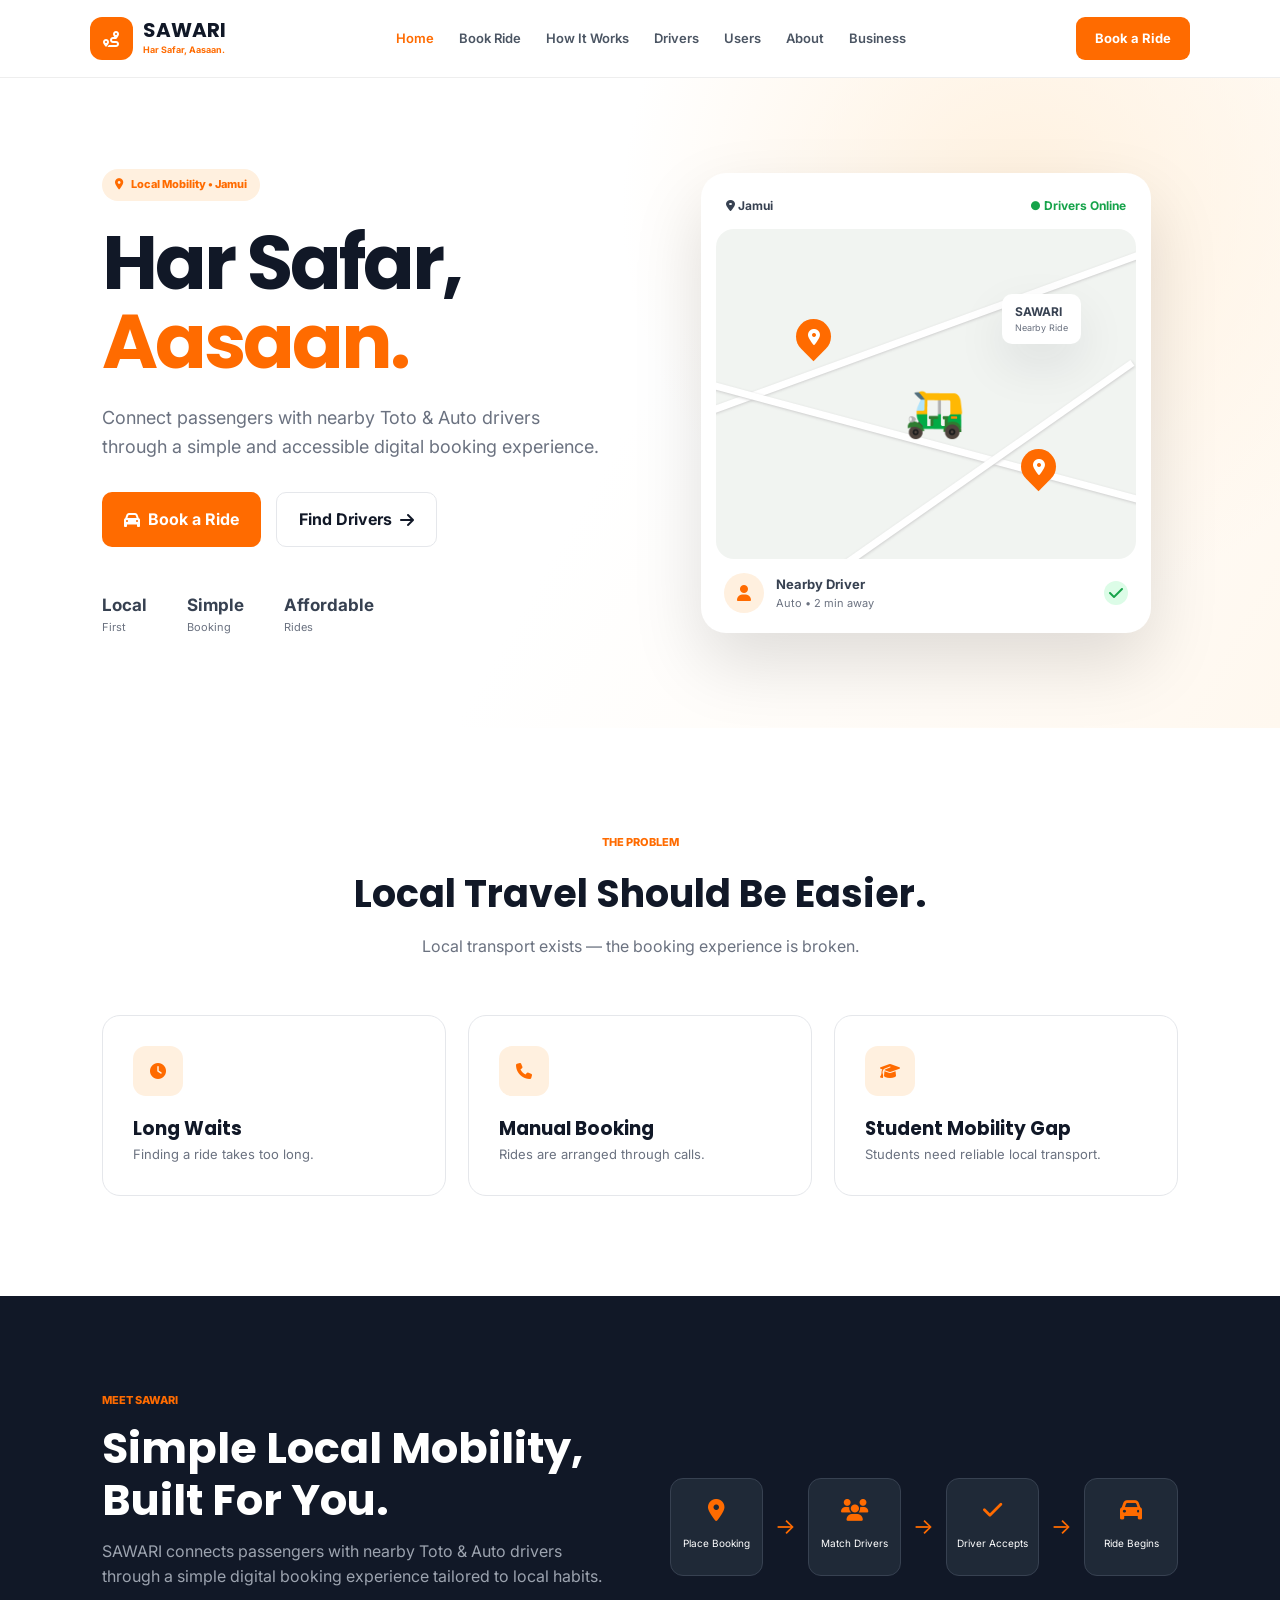
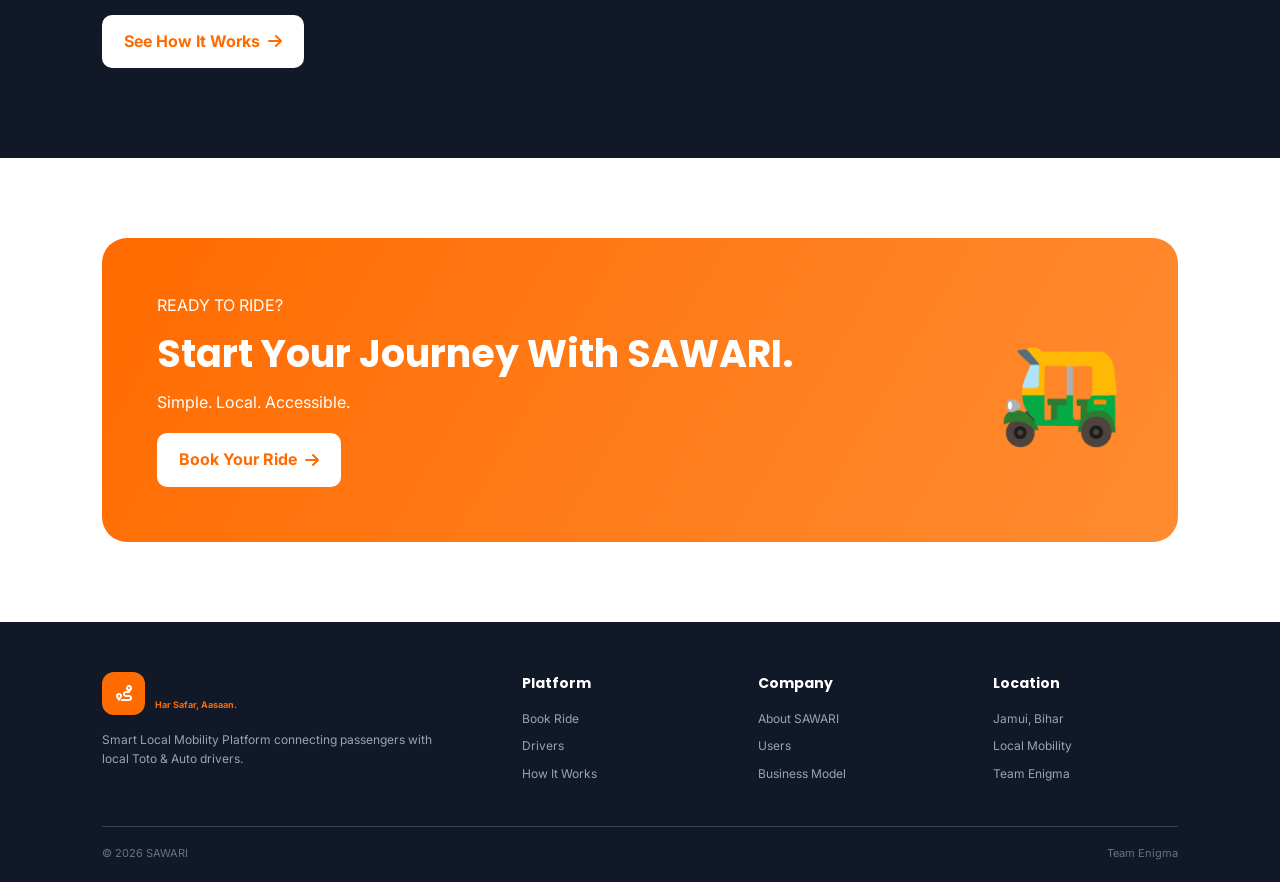
<file: Index.html>
<!DOCTYPE html>
<html lang="en">
<head>
    <meta charset="UTF-8">
    <meta name="viewport" content="width=device-width, initial-scale=1.0">
    <title>SAWARI | Har Safar, Aasaan</title>

    <link rel="stylesheet" href="style.css">

    <link rel="stylesheet"
          href="https://cdnjs.cloudflare.com/ajax/libs/font-awesome/6.5.2/css/all.min.css">
</head>

<body>

<header class="navbar">

    <a href="sawari-logo.png" class="logo">
        <div class="logo-icon">
            <i class="fa-solid fa-route"></i>
        </div>

        <div>
            <h2>SAWARI</h2>
            <span>Har Safar, Aasaan.</span>
        </div>
    </a>

    <nav>
        <a class="active" href="index.html">Home</a>
        <a href="booking.html">Book Ride</a>
        <a href="how-it-works.html">How It Works</a>
        <a href="drivers.html">Drivers</a>
        <a href="users.html">Users</a>
        <a href="about.html">About</a>
        <a href="revenue.html">Business</a>
    </nav>

    <a href="booking.html" class="nav-btn">
        Book a Ride
    </a>

</header>


<main>

<section class="hero">

    <div class="hero-content">

        <div class="badge">
            <i class="fa-solid fa-location-dot"></i>
            Local Mobility • Jamui
        </div>

        <h1>
            Har Safar,
            <span>Aasaan.</span>
        </h1>

        <p>
            Connect passengers with nearby Toto & Auto
            drivers through a simple and accessible
            digital booking experience.
        </p>

        <div class="hero-buttons">

            <a href="booking.html" class="primary-btn">
                <i class="fa-solid fa-car"></i>
                Book a Ride
            </a>

            <a href="drivers.html" class="secondary-btn">
                Find Drivers
                <i class="fa-solid fa-arrow-right"></i>
            </a>

        </div>

        <div class="hero-stats">

            <div>
                <strong>Local</strong>
                <span>First</span>
            </div>

            <div>
                <strong>Simple</strong>
                <span>Booking</span>
            </div>

            <div>
                <strong>Affordable</strong>
                <span>Rides</span>
            </div>

        </div>

    </div>


    <div class="hero-visual">

        <div class="map-card">

            <div class="map-top">

                <span>
                    <i class="fa-solid fa-location-dot"></i>
                    Jamui
                </span>

                <span class="online">
                    ● Drivers Online
                </span>

            </div>


            <div class="map-area">

                <div class="road road1"></div>
                <div class="road road2"></div>
                <div class="road road3"></div>

                <div class="map-pin pin1">
                    <i class="fa-solid fa-location-dot"></i>
                </div>

                <div class="map-pin pin2">
                    <i class="fa-solid fa-location-dot"></i>
                </div>

                <div class="auto-icon">
                    🛺
                </div>

                <div class="map-label">
                    <strong>SAWARI</strong>
                    <small>Nearby Ride</small>
                </div>

            </div>


            <div class="driver-mini">

                <div class="driver-avatar">
                    <i class="fa-solid fa-user"></i>
                </div>

                <div>
                    <strong>Nearby Driver</strong>
                    <small>Auto • 2 min away</small>
                </div>

                <span class="verified">
                    <i class="fa-solid fa-check"></i>
                </span>

            </div>

        </div>

    </div>

</section>


<section class="problem section">

    <div class="section-heading">

        <span>THE PROBLEM</span>

        <h2>Local Travel Should Be Easier.</h2>

        <p>
            Local transport exists — the booking experience is broken.
        </p>

    </div>


    <div class="card-grid three">

        <div class="info-card">

            <div class="icon-box">
                <i class="fa-solid fa-clock"></i>
            </div>

            <h3>Long Waits</h3>

            <p>
                Finding a ride takes too long.
            </p>

        </div>


        <div class="info-card">

            <div class="icon-box">
                <i class="fa-solid fa-phone"></i>
            </div>

            <h3>Manual Booking</h3>

            <p>
                Rides are arranged through calls.
            </p>

        </div>


        <div class="info-card">

            <div class="icon-box">
                <i class="fa-solid fa-graduation-cap"></i>
            </div>

            <h3>Student Mobility Gap</h3>

            <p>
                Students need reliable local transport.
            </p>

        </div>

    </div>

</section>


<section class="dark-section">

    <div class="dark-content">

        <span class="section-tag">
            MEET SAWARI
        </span>

        <h2>
            Simple Local Mobility,
            Built For You.
        </h2>

        <p>
            SAWARI connects passengers with nearby
            Toto & Auto drivers through a simple
            digital booking experience tailored
            to local habits.
        </p>

        <a href="how-it-works.html" class="white-btn">
            See How It Works
            <i class="fa-solid fa-arrow-right"></i>
        </a>

    </div>


    <div class="ride-flow">

        <div>
            <i class="fa-solid fa-location-dot"></i>
            <span>Place Booking</span>
        </div>

        <div class="flow-arrow">→</div>

        <div>
            <i class="fa-solid fa-users"></i>
            <span>Match Drivers</span>
        </div>

        <div class="flow-arrow">→</div>

        <div>
            <i class="fa-solid fa-check"></i>
            <span>Driver Accepts</span>
        </div>

        <div class="flow-arrow">→</div>

        <div>
            <i class="fa-solid fa-car"></i>
            <span>Ride Begins</span>
        </div>

    </div>

</section>


<section class="cta">

    <div>

        <span>READY TO RIDE?</span>

        <h2>Start Your Journey With SAWARI.</h2>

        <p>
            Simple. Local. Accessible.
        </p>

        <a href="booking.html" class="white-btn">
            Book Your Ride
            <i class="fa-solid fa-arrow-right"></i>
        </a>

    </div>

    <div class="cta-auto">
        🛺
    </div>

</section>

</main>


<footer>

    <div class="footer-main">

        <div class="footer-brand">

            <div class="logo">

                <div class="logo-icon">
                    <i class="fa-solid fa-route"></i>
                </div>

                <div>
                    <h2>SAWARI</h2>
                    <span>Har Safar, Aasaan.</span>
                </div>

            </div>

            <p>
                Smart Local Mobility Platform connecting
                passengers with local Toto & Auto drivers.
            </p>

        </div>


        <div>
            <h3>Platform</h3>
            <a href="booking.html">Book Ride</a>
            <a href="drivers.html">Drivers</a>
            <a href="how-it-works.html">How It Works</a>
        </div>


        <div>
            <h3>Company</h3>
            <a href="about.html">About SAWARI</a>
            <a href="users.html">Users</a>
            <a href="revenue.html">Business Model</a>
        </div>


        <div>
            <h3>Location</h3>
            <a href="#">Jamui, Bihar</a>
            <a href="#">Local Mobility</a>
            <a href="#">Team Enigma</a>
        </div>

    </div>


    <div class="footer-bottom">

        <span>
            © 2026 SAWARI
        </span>

        <span>
            Team Enigma
        </span>

    </div>

</footer>

</body>
</html>
</file>
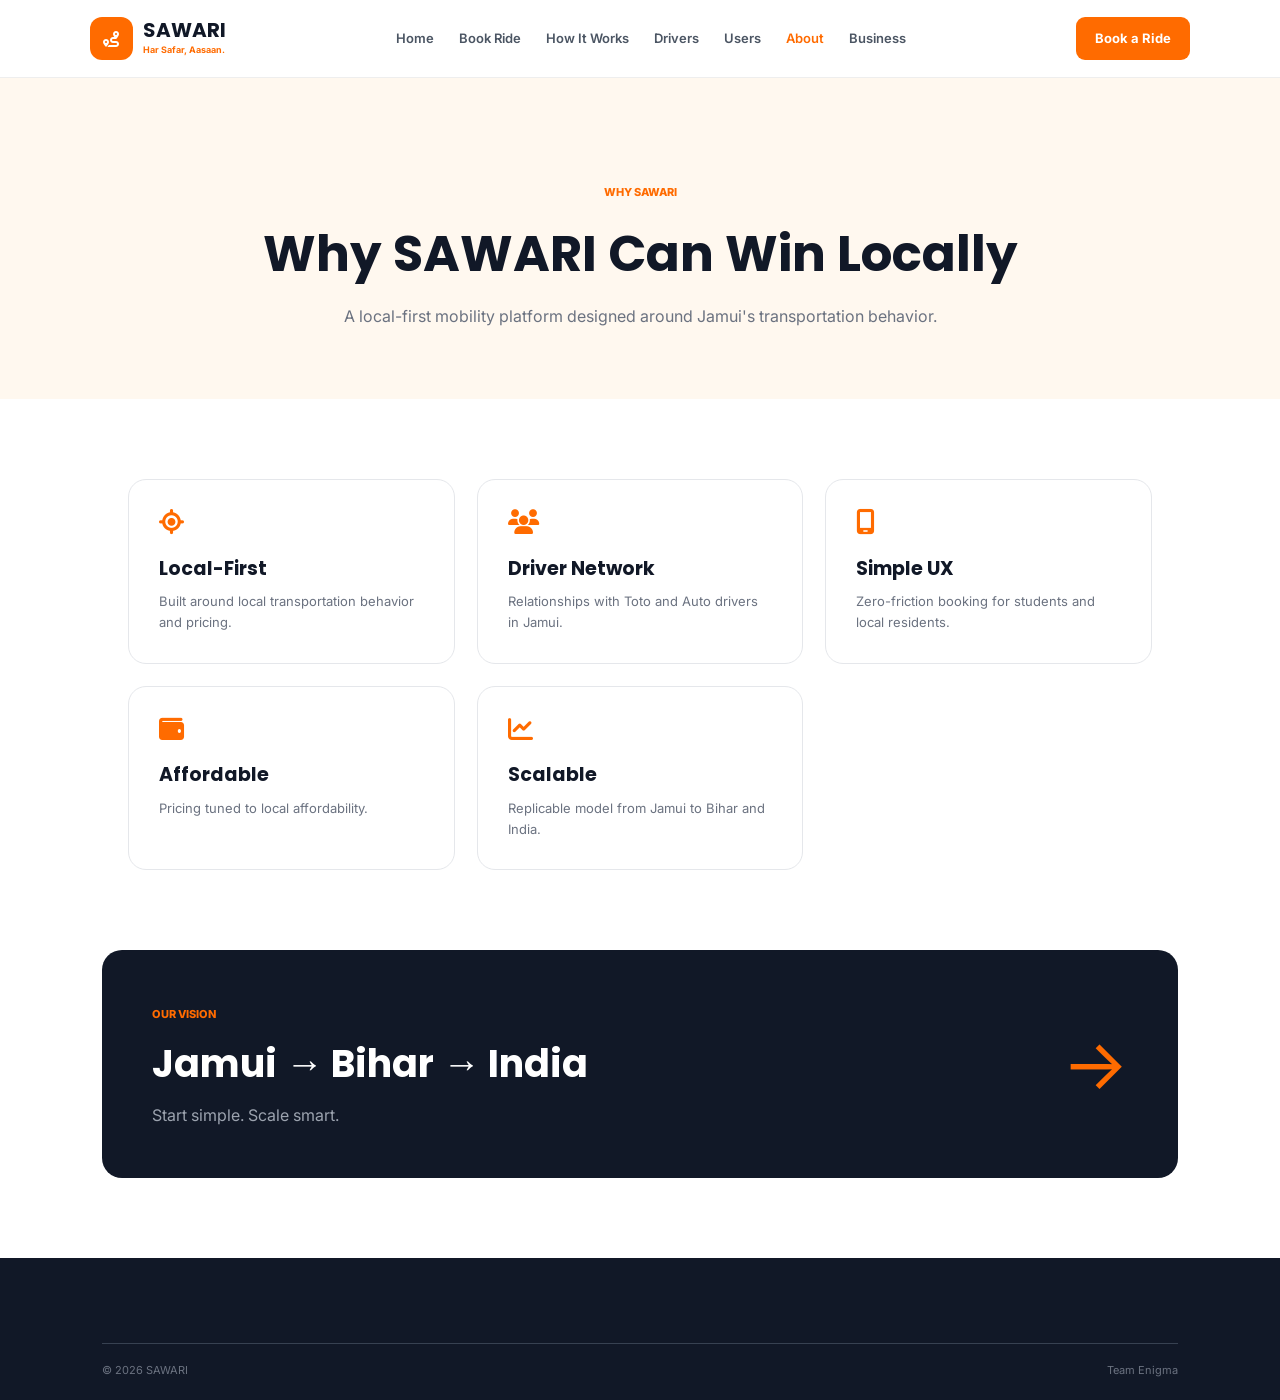
<file: about.html>
<!DOCTYPE html>
<html lang="en">

<head>

<meta charset="UTF-8">
<meta name="viewport" content="width=device-width, initial-scale=1.0">

<title>About SAWARI</title>

<link rel="stylesheet" href="style.css">

<link rel="stylesheet"
href="https://cdnjs.cloudflare.com/ajax/libs/font-awesome/6.5.2/css/all.min.css">

</head>


<body>

<header class="navbar">

<a href="sawari-logo.png" class="logo">

<div class="logo-icon">
<i class="fa-solid fa-route"></i>
</div>

<div>
<h2>SAWARI</h2>
<span>Har Safar, Aasaan.</span>
</div>

</a>


<nav>

<a href="index.html">Home</a>
<a href="booking.html">Book Ride</a>
<a href="how-it-works.html">How It Works</a>
<a href="drivers.html">Drivers</a>
<a href="users.html">Users</a>
<a class="active" href="about.html">About</a>
<a href="revenue.html">Business</a>

</nav>

<a href="booking.html" class="nav-btn">
Book a Ride
</a>

</header>


<section class="page-header">

<span>WHY SAWARI</span>

<h1>Why SAWARI Can Win Locally</h1>

<p>
A local-first mobility platform designed around
Jamui's transportation behavior.
</p>

</section>


<section class="why-page">

<div class="why-box">

<i class="fa-solid fa-location-crosshairs"></i>

<h2>Local-First</h2>

<p>
Built around local transportation behavior
and pricing.
</p>

</div>


<div class="why-box">

<i class="fa-solid fa-users"></i>

<h2>Driver Network</h2>

<p>
Relationships with Toto and Auto drivers
in Jamui.
</p>

</div>


<div class="why-box">

<i class="fa-solid fa-mobile-screen"></i>

<h2>Simple UX</h2>

<p>
Zero-friction booking for students
and local residents.
</p>

</div>


<div class="why-box">

<i class="fa-solid fa-wallet"></i>

<h2>Affordable</h2>

<p>
Pricing tuned to local affordability.
</p>

</div>


<div class="why-box">

<i class="fa-solid fa-chart-line"></i>

<h2>Scalable</h2>

<p>
Replicable model from Jamui
to Bihar and India.
</p>

</div>

</section>


<section class="vision-section">

<div>

<span>OUR VISION</span>

<h2>
Jamui → Bihar → India
</h2>

<p>
Start simple. Scale smart.
</p>

</div>

<div class="vision-arrow">
→
</div>

</section>


<footer>

<div class="footer-bottom">

<span>© 2026 SAWARI</span>
<span>Team Enigma</span>

</div>

</footer>

</body>
</html>
</file>
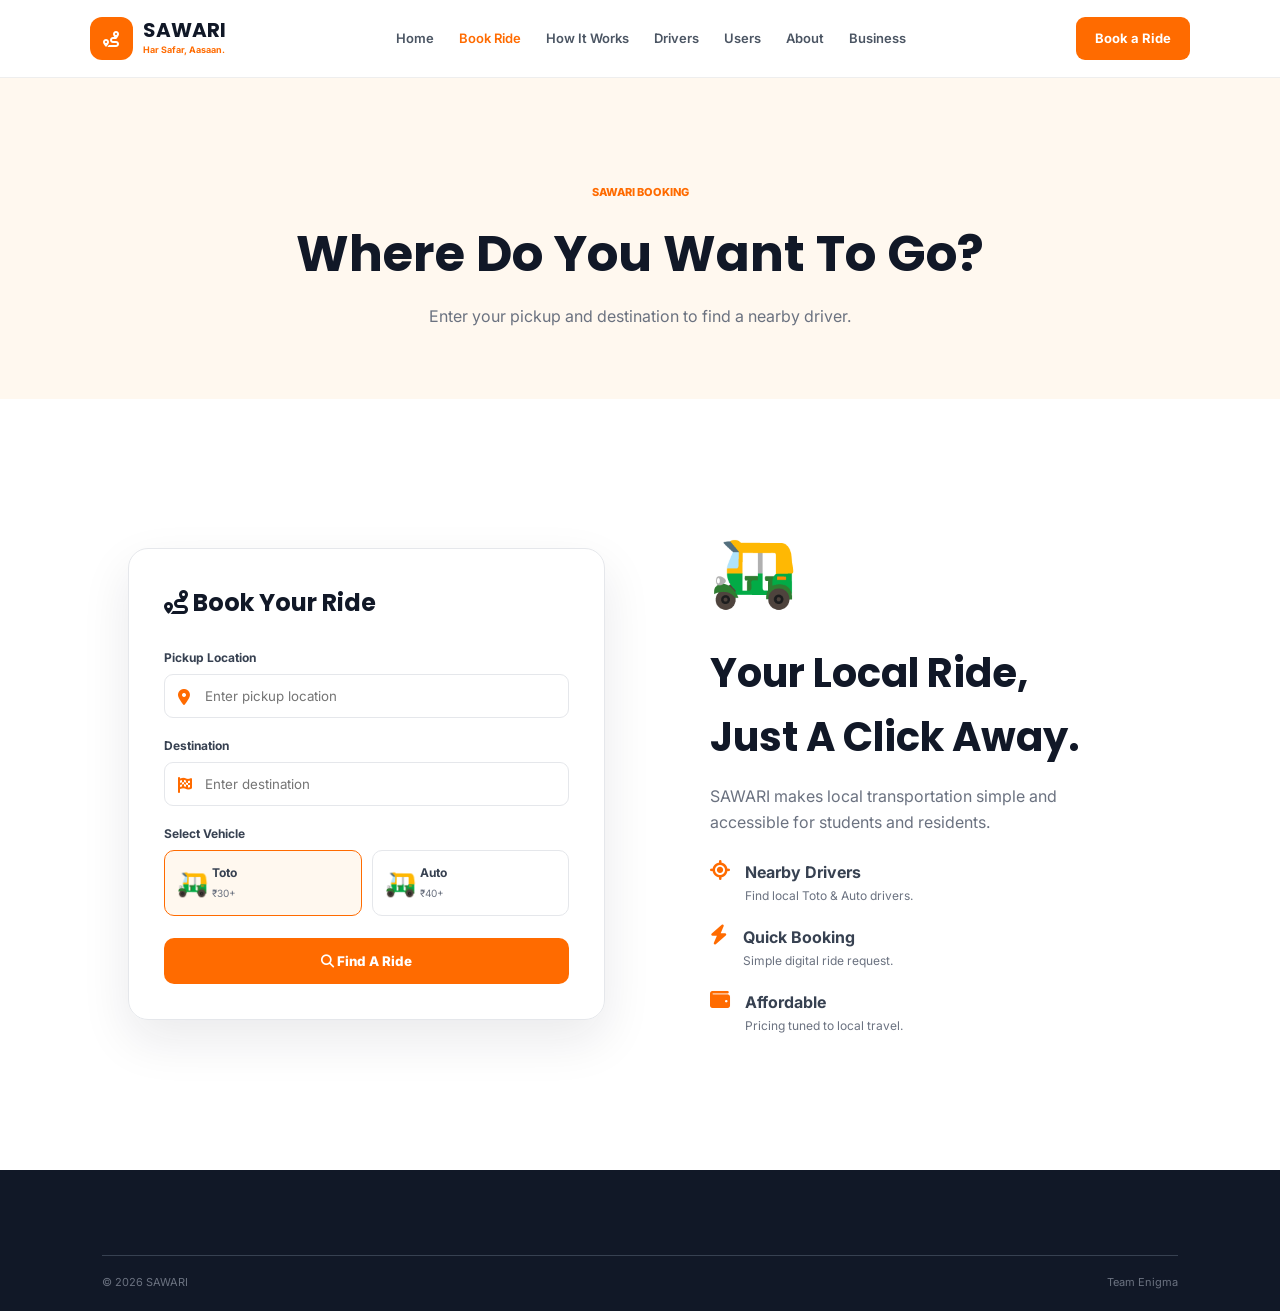
<file: booking.html>
<!DOCTYPE html>
<html lang="en">

<head>

<meta charset="UTF-8">
<meta name="viewport" content="width=device-width, initial-scale=1.0">

<title>Book Ride | SAWARI</title>

<link rel="stylesheet" href="style.css">

<link rel="stylesheet"
href="https://cdnjs.cloudflare.com/ajax/libs/font-awesome/6.5.2/css/all.min.css">

</head>


<body>

<header class="navbar">

<a href="sawari-logo.png" class="logo">

<div class="logo-icon">
<i class="fa-solid fa-route"></i>
</div>

<div>
<h2>SAWARI</h2>
<span>Har Safar, Aasaan.</span>
</div>

</a>


<nav>

<a href="index.html">Home</a>
<a class="active" href="booking.html">Book Ride</a>
<a href="how-it-works.html">How It Works</a>
<a href="drivers.html">Drivers</a>
<a href="users.html">Users</a>
<a href="about.html">About</a>
<a href="revenue.html">Business</a>

</nav>

<a href="booking.html" class="nav-btn">
Book a Ride
</a>

</header>


<section class="page-header">

<span>SAWARI BOOKING</span>

<h1>Where Do You Want To Go?</h1>

<p>
Enter your pickup and destination to find a nearby driver.
</p>

</section>


<section class="booking-page">

<div class="booking-form">

<h2>
<i class="fa-solid fa-route"></i>
Book Your Ride
</h2>


<label>Pickup Location</label>

<div class="input-wrapper">

<i class="fa-solid fa-location-dot"></i>

<input
id="pickup"
type="text"
placeholder="Enter pickup location">

</div>


<label>Destination</label>

<div class="input-wrapper">

<i class="fa-solid fa-flag-checkered"></i>

<input
id="destination"
type="text"
placeholder="Enter destination">

</div>


<label>Select Vehicle</label>

<div class="vehicle-options">

<div class="vehicle active"
onclick="selectVehicle(this,'Toto')">

<span>🛺</span>

<strong>Toto</strong>

<small>₹30+</small>

</div>


<div class="vehicle"
onclick="selectVehicle(this,'Auto')">

<span>🛺</span>

<strong>Auto</strong>

<small>₹40+</small>

</div>

</div>


<button
class="search-btn"
onclick="requestRide()">

<i class="fa-solid fa-magnifying-glass"></i>

Find A Ride

</button>


<div id="bookingResult"></div>

</div>


<div class="booking-side">

<div class="booking-icon">
🛺
</div>

<h2>
Your Local Ride,
Just A Click Away.
</h2>

<p>
SAWARI makes local transportation
simple and accessible for students
and residents.
</p>


<div class="benefit">

<i class="fa-solid fa-location-crosshairs"></i>

<div>
<strong>Nearby Drivers</strong>
<span>Find local Toto & Auto drivers.</span>
</div>

</div>


<div class="benefit">

<i class="fa-solid fa-bolt"></i>

<div>
<strong>Quick Booking</strong>
<span>Simple digital ride request.</span>
</div>

</div>


<div class="benefit">

<i class="fa-solid fa-wallet"></i>

<div>
<strong>Affordable</strong>
<span>Pricing tuned to local travel.</span>
</div>

</div>

</div>

</section>


<footer>

<div class="footer-bottom">

<span>© 2026 SAWARI</span>
<span>Team Enigma</span>

</div>

</footer>


<script src="script.js"></script>

</body>
</html>
</file>
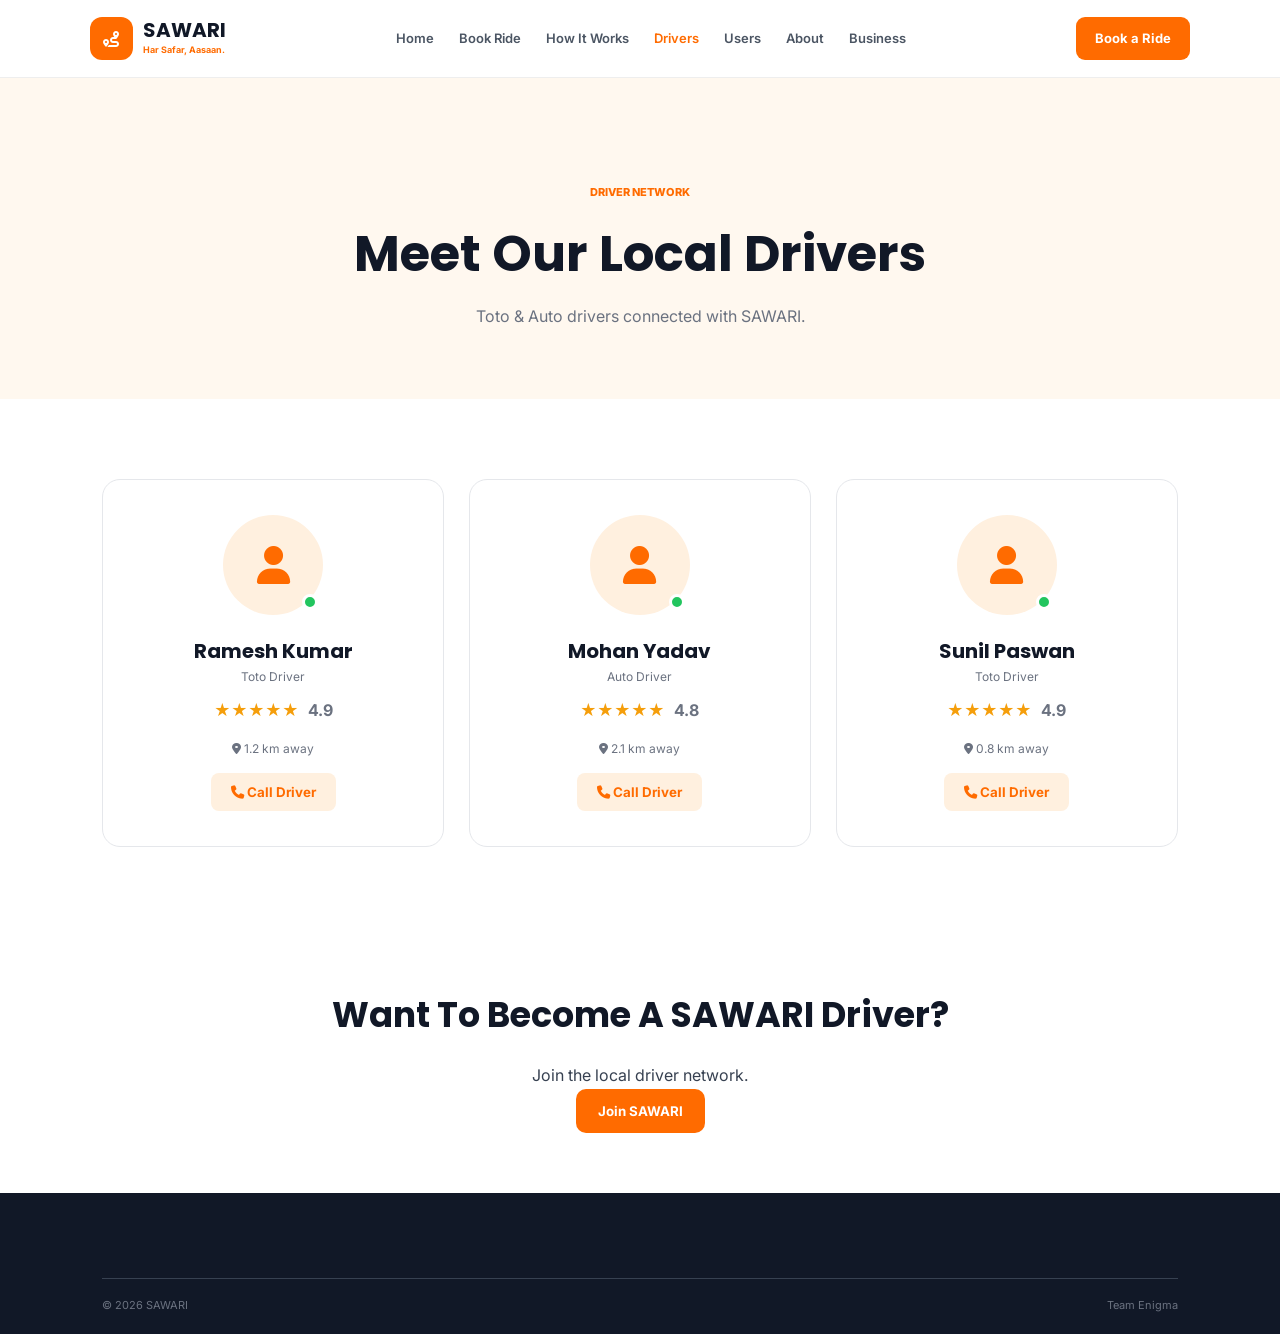
<file: drivers.html>
<!DOCTYPE html>
<html lang="en">

<head>

<meta charset="UTF-8">
<meta name="viewport" content="width=device-width, initial-scale=1.0">

<title>Drivers | SAWARI</title>

<link rel="stylesheet" href="style.css">

<link rel="stylesheet"
href="https://cdnjs.cloudflare.com/ajax/libs/font-awesome/6.5.2/css/all.min.css">

</head>


<body>

<header class="navbar">

<a href="sawari-logo.png" class="logo">

<div class="logo-icon">
<i class="fa-solid fa-route"></i>
</div>

<div>
<h2>SAWARI</h2>
<span>Har Safar, Aasaan.</span>
</div>

</a>


<nav>

<a href="index.html">Home</a>
<a href="booking.html">Book Ride</a>
<a href="how-it-works.html">How It Works</a>
<a class="active" href="drivers.html">Drivers</a>
<a href="users.html">Users</a>
<a href="about.html">About</a>
<a href="revenue.html">Business</a>

</nav>

<a href="booking.html" class="nav-btn">
Book a Ride
</a>

</header>


<section class="page-header">

<span>DRIVER NETWORK</span>

<h1>Meet Our Local Drivers</h1>

<p>
Toto & Auto drivers connected with SAWARI.
</p>

</section>


<section class="driver-page">

<div class="driver-profile">

<div class="driver-photo-large">
<i class="fa-solid fa-user"></i>
<span></span>
</div>

<h2>Ramesh Kumar</h2>

<p>Toto Driver</p>

<div class="rating-large">
★★★★★
<strong>4.9</strong>
</div>

<div class="driver-info">
<i class="fa-solid fa-location-dot"></i>
1.2 km away
</div>

<button
onclick="callDriver('Rakesh Kumar')"
class="call-btn">

<i class="fa-solid fa-phone"></i>
Call Driver

</button>

</div>


<div class="driver-profile">

<div class="driver-photo-large">
<i class="fa-solid fa-user"></i>
<span></span>
</div>

<h2>Mohan Yadav</h2>

<p>Auto Driver</p>

<div class="rating-large">
★★★★★
<strong>4.8</strong>
</div>

<div class="driver-info">
<i class="fa-solid fa-location-dot"></i>
2.1 km away
</div>

<button
onclick="callDriver('Manoj Yadav')"
class="call-btn">

<i class="fa-solid fa-phone"></i>
Call Driver

</button>

</div>


<div class="driver-profile">

<div class="driver-photo-large">
<i class="fa-solid fa-user"></i>
<span></span>
</div>

<h2>Sunil Paswan</h2>

<p>Toto Driver</p>

<div class="rating-large">
★★★★★
<strong>4.9</strong>
</div>

<div class="driver-info">
<i class="fa-solid fa-location-dot"></i>
0.8 km away
</div>

<button
onclick="callDriver('Sunil Paswan')"
class="call-btn">

<i class="fa-solid fa-phone"></i>
Call Driver

</button>

</div>

</section>


<section class="center-cta">

<h2>Want To Become A SAWARI Driver?</h2>

<p>
Join the local driver network.
</p>

<button class="primary-btn"
onclick="showToast('Driver registration coming soon!')">

Join SAWARI

</button>

</section>


<footer>

<div class="footer-bottom">

<span>© 2026 SAWARI</span>
<span>Team Enigma</span>

</div>

</footer>


<script src="script.js"></script>

</body>
</html>
</file>
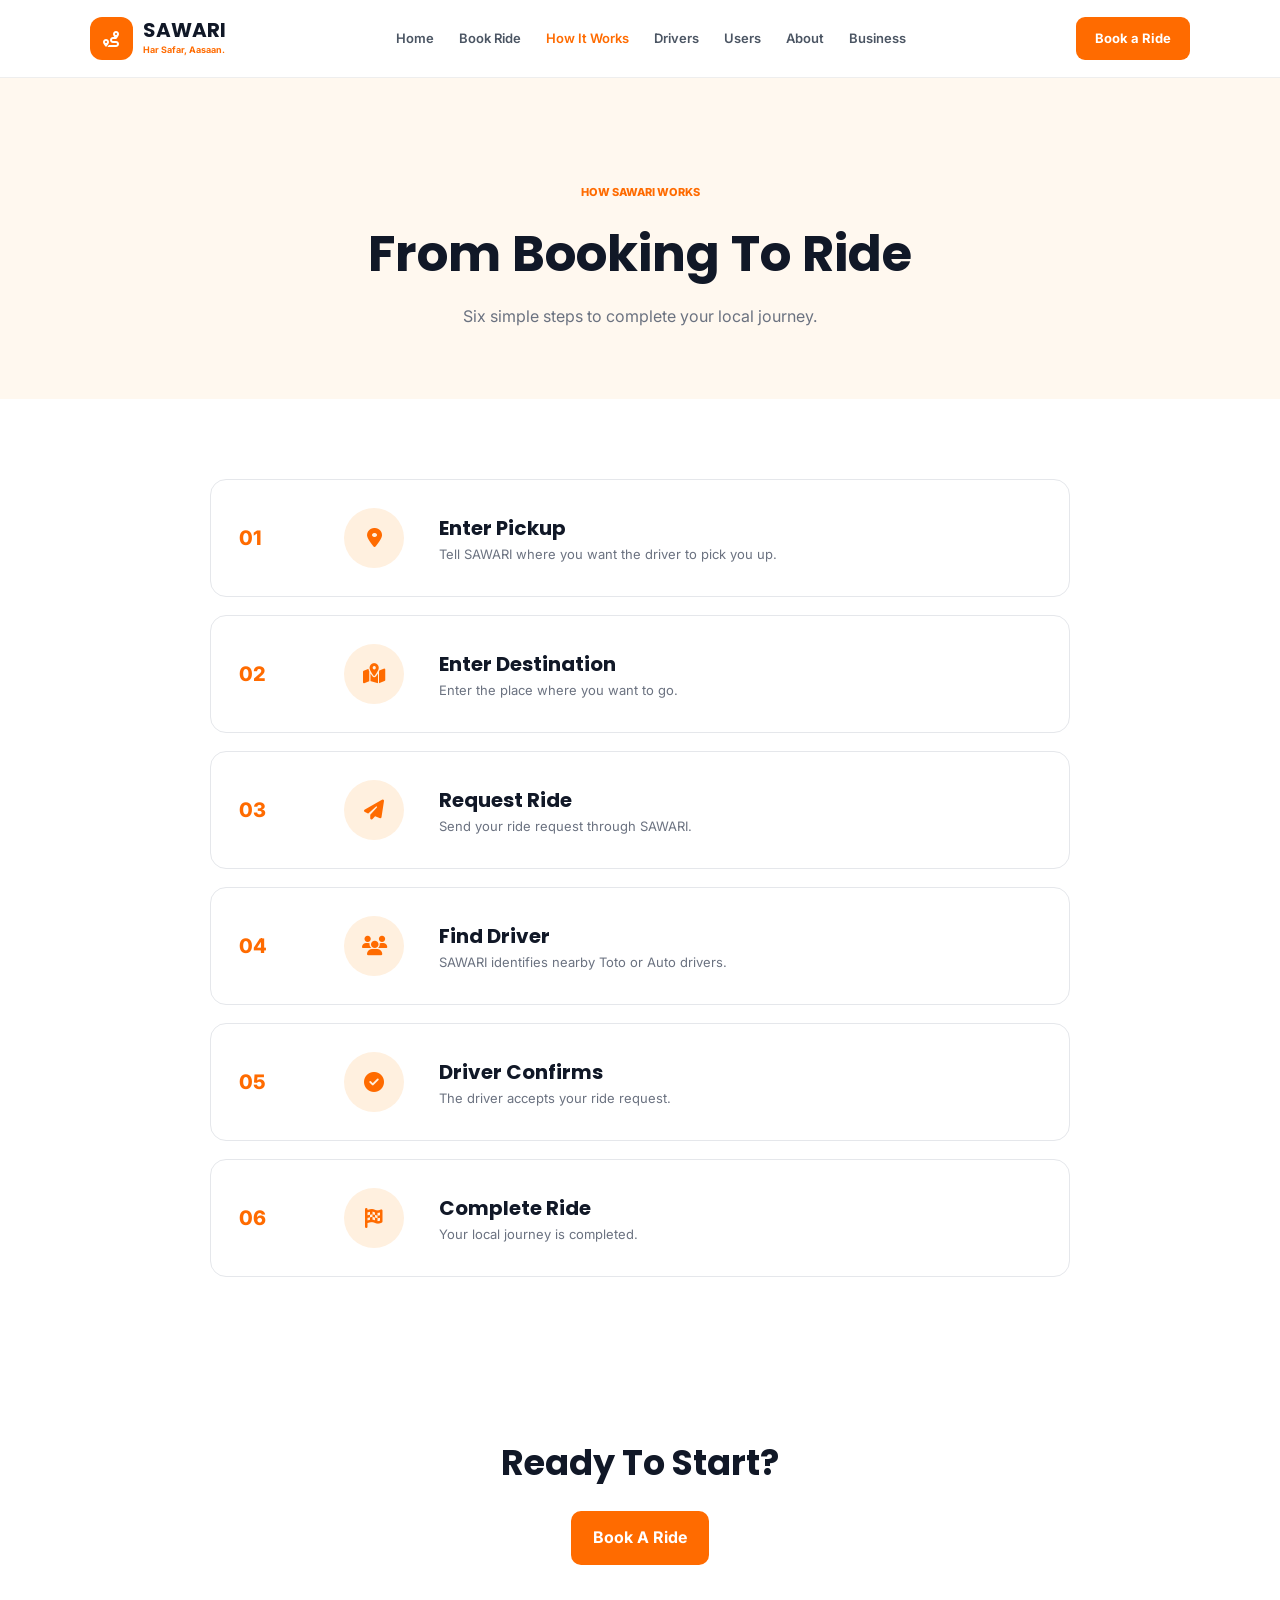
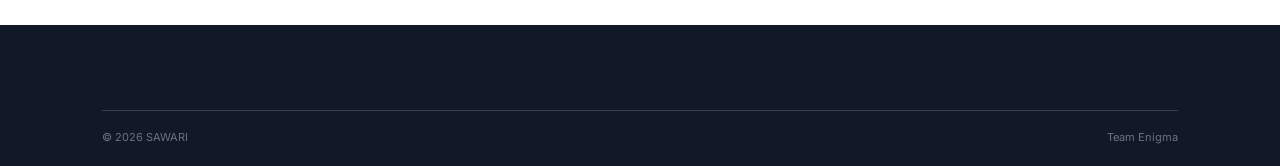
<file: how-it-works.html>
<!DOCTYPE html>
<html lang="en">

<head>

<meta charset="UTF-8">
<meta name="viewport" content="width=device-width, initial-scale=1.0">

<title>How It Works | SAWARI</title>

<link rel="stylesheet" href="style.css">

<link rel="stylesheet"
href="https://cdnjs.cloudflare.com/ajax/libs/font-awesome/6.5.2/css/all.min.css">

</head>


<body>

<header class="navbar">

<a href="sawari-logo.png" class="logo">

<div class="logo-icon">
<i class="fa-solid fa-route"></i>
</div>

<div>
<h2>SAWARI</h2>
<span>Har Safar, Aasaan.</span>
</div>

</a>


<nav>

<a href="index.html">Home</a>
<a href="booking.html">Book Ride</a>
<a class="active" href="how-it-works.html">
How It Works
</a>
<a href="drivers.html">Drivers</a>
<a href="users.html">Users</a>
<a href="about.html">About</a>
<a href="revenue.html">Business</a>

</nav>

<a href="booking.html" class="nav-btn">
Book a Ride
</a>

</header>


<section class="page-header">

<span>HOW SAWARI WORKS</span>

<h1>From Booking To Ride</h1>

<p>
Six simple steps to complete your local journey.
</p>

</section>


<section class="steps-page">

<div class="big-step">

<div class="big-number">01</div>

<div class="big-icon">
<i class="fa-solid fa-location-dot"></i>
</div>

<div>
<h2>Enter Pickup</h2>
<p>
Tell SAWARI where you want the driver to pick you up.
</p>
</div>

</div>


<div class="big-step">

<div class="big-number">02</div>

<div class="big-icon">
<i class="fa-solid fa-map-location-dot"></i>
</div>

<div>
<h2>Enter Destination</h2>
<p>
Enter the place where you want to go.
</p>
</div>

</div>


<div class="big-step">

<div class="big-number">03</div>

<div class="big-icon">
<i class="fa-solid fa-paper-plane"></i>
</div>

<div>
<h2>Request Ride</h2>
<p>
Send your ride request through SAWARI.
</p>
</div>

</div>


<div class="big-step">

<div class="big-number">04</div>

<div class="big-icon">
<i class="fa-solid fa-users"></i>
</div>

<div>
<h2>Find Driver</h2>
<p>
SAWARI identifies nearby Toto or Auto drivers.
</p>
</div>

</div>


<div class="big-step">

<div class="big-number">05</div>

<div class="big-icon">
<i class="fa-solid fa-circle-check"></i>
</div>

<div>
<h2>Driver Confirms</h2>
<p>
The driver accepts your ride request.
</p>
</div>

</div>


<div class="big-step">

<div class="big-number">06</div>

<div class="big-icon">
<i class="fa-solid fa-flag-checkered"></i>
</div>

<div>
<h2>Complete Ride</h2>
<p>
Your local journey is completed.
</p>
</div>

</div>

</section>


<section class="center-cta">

<h2>Ready To Start?</h2>

<a href="booking.html" class="primary-btn">
Book A Ride
</a>

</section>


<footer>

<div class="footer-bottom">

<span>© 2026 SAWARI</span>
<span>Team Enigma</span>

</div>

</footer>

</body>
</html>
</file>
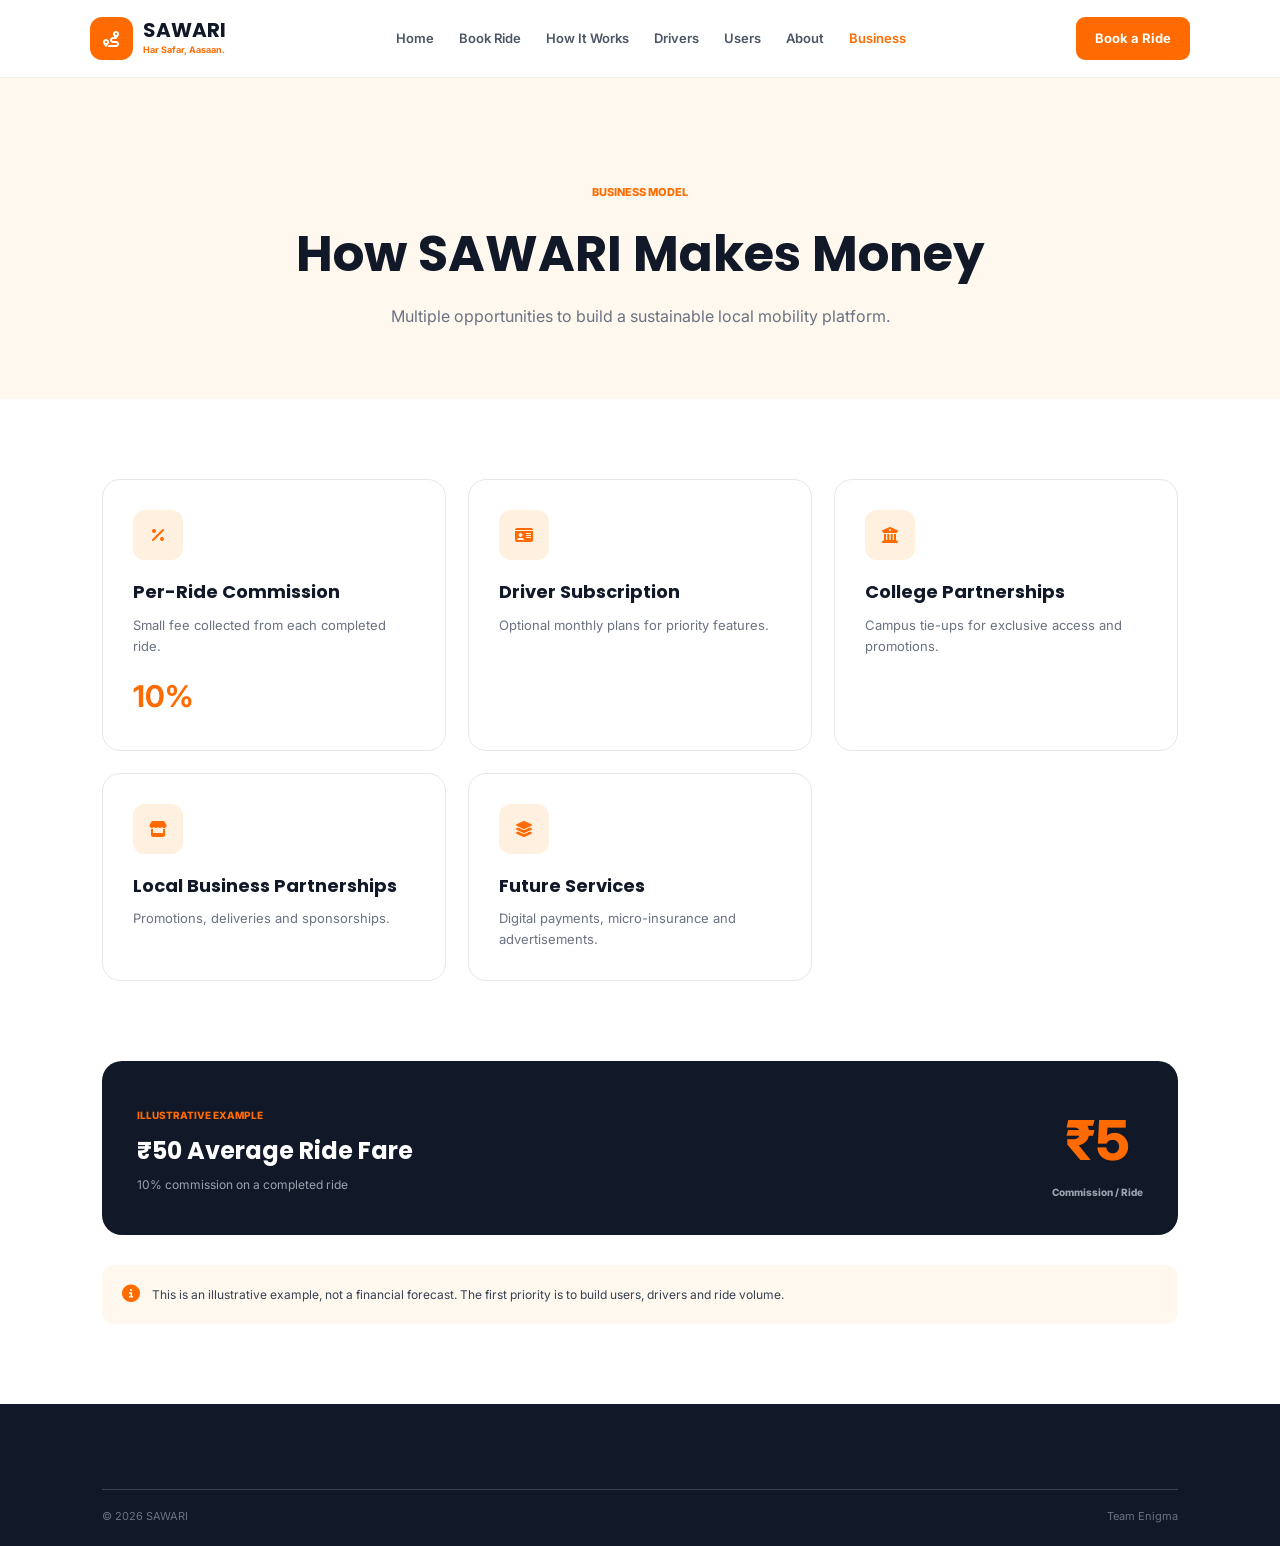
<file: revenue.html>
<!DOCTYPE html>
<html lang="en">

<head>

<meta charset="UTF-8">
<meta name="viewport" content="width=device-width, initial-scale=1.0">

<title>Business Model | SAWARI</title>

<link rel="stylesheet" href="style.css">

<link rel="stylesheet"
href="https://cdnjs.cloudflare.com/ajax/libs/font-awesome/6.5.2/css/all.min.css">

</head>


<body>

<header class="navbar">

<a href="sawari-logo.png" class="logo">

<div class="logo-icon">
<i class="fa-solid fa-route"></i>
</div>

<div>
<h2>SAWARI</h2>
<span>Har Safar, Aasaan.</span>
</div>

</a>


<nav>

<a href="index.html">Home</a>
<a href="booking.html">Book Ride</a>
<a href="how-it-works.html">How It Works</a>
<a href="drivers.html">Drivers</a>
<a href="users.html">Users</a>
<a href="about.html">About</a>
<a class="active" href="revenue.html">Business</a>

</nav>

<a href="booking.html" class="nav-btn">
Book a Ride
</a>

</header>


<section class="page-header">

<span>BUSINESS MODEL</span>

<h1>How SAWARI Makes Money</h1>

<p>
Multiple opportunities to build a sustainable local mobility platform.
</p>

</section>


<section class="revenue-page">


<div class="revenue-large-card">

<div class="revenue-icon">
<i class="fa-solid fa-percent"></i>
</div>

<h2>Per-Ride Commission</h2>

<p>
Small fee collected from each completed ride.
</p>

<strong>10%</strong>

</div>


<div class="revenue-large-card">

<div class="revenue-icon">
<i class="fa-solid fa-id-card"></i>
</div>

<h2>Driver Subscription</h2>

<p>
Optional monthly plans for priority features.
</p>

</div>


<div class="revenue-large-card">

<div class="revenue-icon">
<i class="fa-solid fa-building-columns"></i>
</div>

<h2>College Partnerships</h2>

<p>
Campus tie-ups for exclusive access
and promotions.
</p>

</div>


<div class="revenue-large-card">

<div class="revenue-icon">
<i class="fa-solid fa-store"></i>
</div>

<h2>Local Business Partnerships</h2>

<p>
Promotions, deliveries and sponsorships.
</p>

</div>


<div class="revenue-large-card">

<div class="revenue-icon">
<i class="fa-solid fa-layer-group"></i>
</div>

<h2>Future Services</h2>

<p>
Digital payments, micro-insurance
and advertisements.
</p>

</div>

</section>


<section class="commission-box">

<div>

<span>ILLUSTRATIVE EXAMPLE</span>

<h2>₹50 Average Ride Fare</h2>

<p>
10% commission on a completed ride
</p>

</div>


<div class="commission-value">

₹5

<small>
Commission / Ride
</small>

</div>

</section>


<section class="note-section">

<i class="fa-solid fa-circle-info"></i>

<p>
This is an illustrative example, not a financial forecast.
The first priority is to build users, drivers and ride volume.
</p>

</section>


<footer>

<div class="footer-bottom">

<span>© 2026 SAWARI</span>
<span>Team Enigma</span>

</div>

</footer>

</body>
</html>
</file>
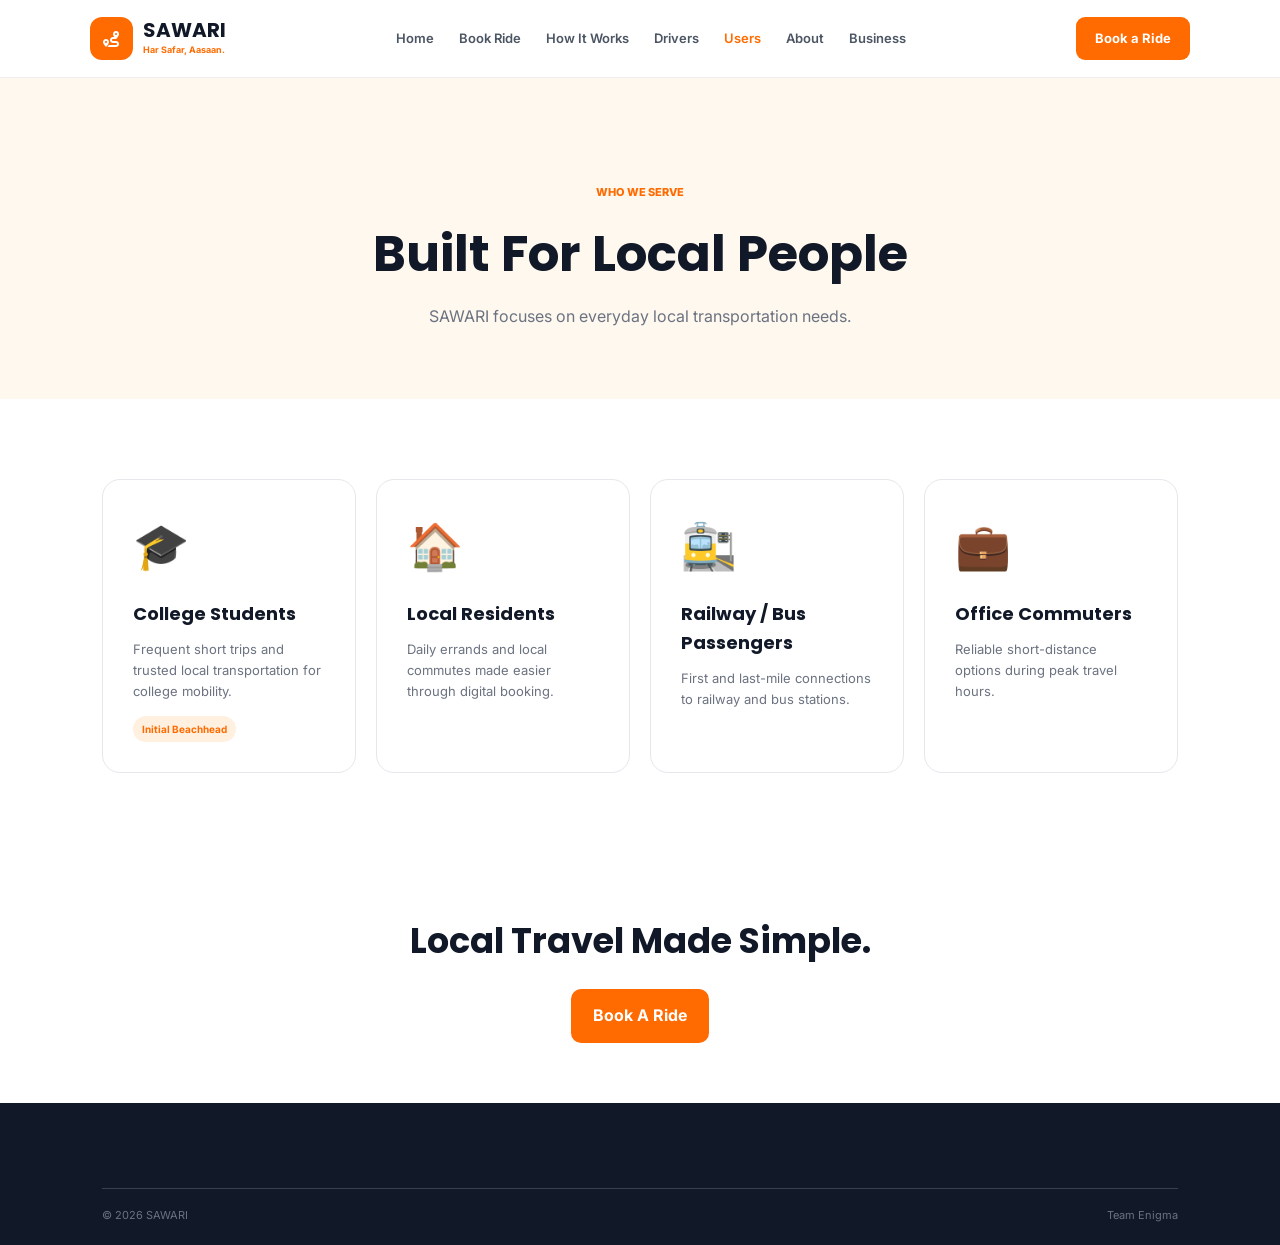
<file: users.html>
<!DOCTYPE html>
<html lang="en">

<head>

<meta charset="UTF-8">
<meta name="viewport" content="width=device-width, initial-scale=1.0">

<title>Users | SAWARI</title>

<link rel="stylesheet" href="style.css">

<link rel="stylesheet"
href="https://cdnjs.cloudflare.com/ajax/libs/font-awesome/6.5.2/css/all.min.css">

</head>


<body>

<header class="navbar">

<a href="sawari-logo.png" class="logo">

<div class="logo-icon">
<i class="fa-solid fa-route"></i>
</div>

<div>
<h2>SAWARI</h2>
<span>Har Safar, Aasaan.</span>
</div>

</a>


<nav>

<a href="index.html">Home</a>
<a href="booking.html">Book Ride</a>
<a href="how-it-works.html">How It Works</a>
<a href="drivers.html">Drivers</a>
<a class="active" href="users.html">Users</a>
<a href="about.html">About</a>
<a href="revenue.html">Business</a>

</nav>

<a href="booking.html" class="nav-btn">
Book a Ride
</a>

</header>


<section class="page-header">

<span>WHO WE SERVE</span>

<h1>Built For Local People</h1>

<p>
SAWARI focuses on everyday local transportation needs.
</p>

</section>


<section class="user-page">

<div class="large-user-card">

<div class="user-emoji">
🎓
</div>

<h2>College Students</h2>

<p>
Frequent short trips and trusted local
transportation for college mobility.
</p>

<span class="user-tag">
Initial Beachhead
</span>

</div>


<div class="large-user-card">

<div class="user-emoji">
🏠
</div>

<h2>Local Residents</h2>

<p>
Daily errands and local commutes
made easier through digital booking.
</p>

</div>


<div class="large-user-card">

<div class="user-emoji">
🚉
</div>

<h2>Railway / Bus Passengers</h2>

<p>
First and last-mile connections
to railway and bus stations.
</p>

</div>


<div class="large-user-card">

<div class="user-emoji">
💼
</div>

<h2>Office Commuters</h2>

<p>
Reliable short-distance options
during peak travel hours.
</p>

</div>

</section>


<section class="center-cta">

<h2>Local Travel Made Simple.</h2>

<a href="booking.html" class="primary-btn">
Book A Ride
</a>

</section>


<footer>

<div class="footer-bottom">

<span>© 2026 SAWARI</span>
<span>Team Enigma</span>

</div>

</footer>

</body>
</html>
</file>
<file: style.css>
@import url('https://fonts.googleapis.com/css2?family=Inter:wght@400;500;600;700;800&family=Poppins:wght@500;600;700;800&display=swap');


:root {

--primary:#ff6b00;
--primary-dark:#e85f00;

--dark:#111827;
--text:#374151;
--muted:#6b7280;

--light:#fff7ed;
--white:#ffffff;

--border:#e5e7eb;

--green:#16a34a;

--shadow:0 20px 50px rgba(17,24,39,.09);

}


* {
margin:0;
padding:0;
box-sizing:border-box;
scroll-behavior:smooth;
}


body {

font-family:'Inter',sans-serif;

color:var(--text);

background:white;

line-height:1.6;

}


h1,h2,h3 {

font-family:'Poppins',sans-serif;

color:var(--dark);

}


a {
text-decoration:none;
}


button,input {
font-family:inherit;
}


button {
cursor:pointer;
border:0;
}


/* NAVBAR */

.navbar {

height:78px;

display:flex;

align-items:center;

justify-content:space-between;

padding:0 7%;

background:rgba(255,255,255,.96);

backdrop-filter:blur(15px);

border-bottom:1px solid #eee;

position:sticky;

top:0;

z-index:1000;

}


.logo {

display:flex;

align-items:center;

gap:10px;

}


.logo-icon {

width:43px;

height:43px;

border-radius:12px;

background:var(--primary);

color:white;

display:grid;

place-items:center;

}


.logo h2 {

font-size:20px;

line-height:1;

}


.logo span {

display:block;

font-size:9px;

font-weight:700;

color:var(--primary);

margin-top:3px;

}


.navbar nav {

display:flex;

gap:25px;

}


.navbar nav a {

color:#4b5563;

font-size:13px;

font-weight:600;

transition:.3s;

}


.navbar nav a:hover,
.navbar nav a.active {

color:var(--primary);

}


.nav-btn {

background:var(--primary);

color:white;

padding:11px 19px;

border-radius:9px;

font-size:13px;

font-weight:700;

}


.nav-btn:hover {

background:var(--primary-dark);

}


/* BUTTONS */

.primary-btn,
.secondary-btn,
.white-btn {

display:inline-flex;

align-items:center;

gap:8px;

padding:14px 22px;

border-radius:10px;

font-weight:700;

transition:.3s;

}


.primary-btn {

background:var(--primary);

color:white;

}


.primary-btn:hover {

background:var(--primary-dark);

transform:translateY(-2px);

}


.secondary-btn {

background:white;

border:1px solid var(--border);

color:var(--dark);

}


.white-btn {

background:white;

color:var(--primary);

}


.white-btn:hover {

transform:translateY(-2px);

}


/* HERO */

.hero {

min-height:650px;

padding:80px 8%;

display:grid;

grid-template-columns:1fr 1fr;

align-items:center;

gap:70px;

background:

radial-gradient(circle at 80% 20%,#fff1df,transparent 35%),

linear-gradient(120deg,#fff 50%,#fff8ef);

}


.badge {

display:inline-flex;

align-items:center;

gap:8px;

background:#fff0df;

color:var(--primary);

padding:7px 13px;

border-radius:30px;

font-size:11px;

font-weight:800;

}


.hero h1 {

font-size:clamp(48px,6vw,76px);

line-height:1.05;

margin:22px 0;

letter-spacing:-3px;

}


.hero h1 span {

color:var(--primary);

}


.hero p {

max-width:550px;

font-size:18px;

color:var(--muted);

margin-bottom:30px;

}


.hero-buttons {

display:flex;

gap:15px;

}


.hero-stats {

display:flex;

gap:40px;

margin-top:45px;

}


.hero-stats div {

display:flex;

flex-direction:column;

}


.hero-stats strong {

font-size:17px;

}


.hero-stats span {

font-size:11px;

color:var(--muted);

}


/* MAP */

.hero-visual {

display:flex;

justify-content:center;

}


.map-card {

width:450px;

max-width:100%;

background:white;

padding:15px;

border-radius:25px;

box-shadow:0 30px 70px rgba(0,0,0,.13);

}


.map-top {

display:flex;

justify-content:space-between;

padding:8px 10px 14px;

font-size:12px;

font-weight:700;

}


.online {

color:var(--green);

}


.map-area {

height:330px;

border-radius:18px;

background:#f1f4f1;

position:relative;

overflow:hidden;

}


.road {

position:absolute;

height:7px;

background:white;

box-shadow:0 1px 3px #ccc;

width:120%;

left:-10%;

transform:rotate(-20deg);

}


.road1 {
top:100px;
}

.road2 {

top:210px;

transform:rotate(15deg);

}

.road3 {

top:275px;

transform:rotate(-35deg);

}


.map-pin {

position:absolute;

width:35px;

height:35px;

background:var(--primary);

color:white;

border-radius:50% 50% 50% 0;

transform:rotate(-45deg);

display:grid;

place-items:center;

}


.map-pin i {

transform:rotate(45deg);

}


.pin1 {

top:90px;

left:80px;

}


.pin2 {

bottom:75px;

right:80px;

}


.auto-icon {

position:absolute;

top:145px;

left:45%;

font-size:48px;

animation:moveAuto 3s infinite alternate;

}


@keyframes moveAuto {

from {
transform:translateX(-15px);
}

to {
transform:translateX(15px);
}

}


.map-label {

position:absolute;

top:65px;

right:55px;

background:white;

padding:8px 13px;

border-radius:10px;

box-shadow:var(--shadow);

}


.map-label strong,
.map-label small {

display:block;

}


.map-label strong {

font-size:12px;

}


.map-label small {

font-size:9px;

color:var(--muted);

}


.driver-mini {

display:flex;

align-items:center;

gap:12px;

padding:14px 8px 5px;

}


.driver-avatar {

width:40px;

height:40px;

border-radius:50%;

background:#fff0df;

color:var(--primary);

display:grid;

place-items:center;

}


.driver-mini div:nth-child(2) {

flex:1;

}


.driver-mini strong,
.driver-mini small {

display:block;

}


.driver-mini strong {

font-size:13px;

}


.driver-mini small {

font-size:11px;

color:var(--muted);

}


.verified {

width:24px;

height:24px;

display:grid;

place-items:center;

border-radius:50%;

background:#dcfce7;

color:var(--green);

}


/* COMMON */

.section {

padding:100px 8%;

}


.section-heading {

text-align:center;

max-width:700px;

margin:auto;

}


.section-heading span,
.page-header span,
.section-tag {

color:var(--primary);

font-size:11px;

font-weight:800;

}


.section-heading h2 {

font-size:38px;

margin:10px 0;

}


.section-heading p {

color:var(--muted);

}


/* CARDS */

.card-grid {

display:grid;

gap:22px;

margin-top:55px;

}


.card-grid.three {

grid-template-columns:repeat(3,1fr);

}


.info-card {

background:white;

border:1px solid var(--border);

padding:30px;

border-radius:18px;

transition:.3s;

}


.info-card:hover {

transform:translateY(-6px);

box-shadow:var(--shadow);

}


.icon-box {

width:50px;

height:50px;

display:grid;

place-items:center;

background:#fff0df;

color:var(--primary);

border-radius:13px;

margin-bottom:18px;

}


.info-card p {

font-size:13px;

color:var(--muted);

}


/* DARK */

.dark-section {

background:#111827;

padding:90px 8%;

display:grid;

grid-template-columns:1fr 1fr;

gap:60px;

align-items:center;

}


.dark-content h2 {

color:white;

font-size:43px;

line-height:1.2;

margin:12px 0;

}


.dark-content p {

color:#9ca3af;

max-width:500px;

margin-bottom:25px;

}


.ride-flow {

display:grid;

grid-template-columns:1fr auto 1fr auto 1fr auto 1fr;

align-items:center;

gap:12px;

}


.ride-flow div:not(.flow-arrow) {

background:#1f2937;

border:1px solid #374151;

padding:20px 10px;

border-radius:13px;

text-align:center;

}


.ride-flow i {

display:block;

color:var(--primary);

font-size:22px;

margin-bottom:8px;

}


.ride-flow span {

font-size:10px;

color:white;

}


.flow-arrow {

color:var(--primary);

font-size:22px;

}


/* PAGE HEADER */

.page-header {

padding:100px 8% 70px;

text-align:center;

background:#fff8ef;

}


.page-header h1 {

font-size:50px;

margin:10px 0;

}


.page-header p {

color:var(--muted);

}


/* BOOKING */

.booking-page {

padding:80px 10%;

display:grid;

grid-template-columns:1fr 1fr;

gap:70px;

align-items:center;

}


.booking-form {

padding:35px;

border:1px solid var(--border);

border-radius:20px;

box-shadow:var(--shadow);

}


.booking-form h2 {

margin-bottom:25px;

}


.booking-form label {

display:block;

font-size:12px;

font-weight:700;

margin:18px 0 7px;

}


.input-wrapper {

position:relative;

}


.input-wrapper i {

position:absolute;

left:14px;

top:15px;

color:var(--primary);

}


.input-wrapper input {

width:100%;

padding:13px 13px 13px 40px;

border:1px solid var(--border);

border-radius:9px;

outline:none;

}


.vehicle-options {

display:flex;

gap:10px;

}


.vehicle {

flex:1;

border:1px solid var(--border);

border-radius:10px;

padding:12px;

display:grid;

grid-template-columns:35px 1fr;

cursor:pointer;

}


.vehicle span {

grid-row:span 2;

font-size:25px;

}


.vehicle strong {

font-size:12px;

}


.vehicle small {

font-size:10px;

color:var(--muted);

}


.vehicle.active {

border-color:var(--primary);

background:#fff8ef;

}


.search-btn {

width:100%;

padding:15px;

margin-top:22px;

background:var(--primary);

color:white;

border-radius:10px;

font-weight:800;

}


.booking-side {

padding:35px;

}


.booking-icon {

font-size:70px;

}


.booking-side h2 {

font-size:40px;

margin:15px 0;

}


.booking-side p {

color:var(--muted);

margin-bottom:25px;

}


.benefit {

display:flex;

gap:15px;

margin:20px 0;

}


.benefit i {

color:var(--primary);

font-size:20px;

}


.benefit strong,
.benefit span {

display:block;

}


.benefit span {

font-size:12px;

color:var(--muted);

}


/* STEPS */

.steps-page {

max-width:900px;

margin:auto;

padding:80px 20px;

}


.big-step {

display:grid;

grid-template-columns:80px 70px 1fr;

align-items:center;

gap:25px;

padding:28px;

margin-bottom:18px;

border:1px solid var(--border);

border-radius:16px;

transition:.3s;

}


.big-step:hover {

transform:translateX(7px);

box-shadow:var(--shadow);

}


.big-number {

color:var(--primary);

font-size:20px;

font-weight:800;

}


.big-icon {

width:60px;

height:60px;

border-radius:50%;

background:#fff0df;

color:var(--primary);

display:grid;

place-items:center;

font-size:20px;

}


.big-step h2 {

font-size:20px;

}


.big-step p {

font-size:13px;

color:var(--muted);

}


/* DRIVERS */

.driver-page {

padding:80px 8%;

display:grid;

grid-template-columns:repeat(3,1fr);

gap:25px;

}


.driver-profile {

text-align:center;

border:1px solid var(--border);

border-radius:18px;

padding:35px;

transition:.3s;

}


.driver-profile:hover {

transform:translateY(-6px);

box-shadow:var(--shadow);

}


.driver-photo-large {

width:100px;

height:100px;

margin:auto;

border-radius:50%;

background:#fff0df;

color:var(--primary);

display:grid;

place-items:center;

font-size:38px;

position:relative;

}


.driver-photo-large span {

position:absolute;

width:16px;

height:16px;

border-radius:50%;

background:#22c55e;

border:3px solid white;

bottom:5px;

right:5px;

}


.driver-profile h2 {

margin-top:20px;

font-size:20px;

}


.driver-profile > p {

color:var(--muted);

font-size:12px;

}


.rating-large {

color:#f59e0b;

margin:12px;

}


.rating-large strong {

color:var(--muted);

margin-left:5px;

}


.driver-info {

font-size:12px;

color:var(--muted);

margin:15px;

}


.call-btn {

background:#fff0df;

color:var(--primary);

padding:11px 20px;

border-radius:8px;

font-weight:700;

}


/* USERS */

.user-page {

padding:80px 8%;

display:grid;

grid-template-columns:repeat(4,1fr);

gap:20px;

}


.large-user-card {

padding:30px;

border:1px solid var(--border);

border-radius:18px;

transition:.3s;

}


.large-user-card:hover {

transform:translateY(-7px);

box-shadow:var(--shadow);

}


.user-emoji {

font-size:45px;

margin-bottom:18px;

}


.large-user-card h2 {

font-size:18px;

}


.large-user-card p {

color:var(--muted);

font-size:13px;

margin-top:10px;

}


.user-tag {

display:inline-block;

margin-top:15px;

padding:5px 9px;

background:#fff0df;

color:var(--primary);

font-size:10px;

border-radius:15px;

font-weight:700;

}


/* WHY */

.why-page {

padding:80px 10%;

display:grid;

grid-template-columns:repeat(3,1fr);

gap:22px;

}


.why-box {

padding:30px;

border:1px solid var(--border);

border-radius:18px;

}


.why-box i {

font-size:25px;

color:var(--primary);

}


.why-box h2 {

font-size:19px;

margin:15px 0 7px;

}


.why-box p {

font-size:13px;

color:var(--muted);

}


.vision-section {

margin:0 8% 80px;

background:#111827;

color:white;

padding:50px;

border-radius:20px;

display:flex;

justify-content:space-between;

align-items:center;

}


.vision-section span {

color:var(--primary);

font-size:11px;

font-weight:800;

}


.vision-section h2 {

color:white;

font-size:38px;

margin:8px 0;

}


.vision-section p {

color:#9ca3af;

}


.vision-arrow {

font-size:70px;

color:var(--primary);

}


/* REVENUE */

.revenue-page {

padding:80px 8%;

display:grid;

grid-template-columns:repeat(3,1fr);

gap:22px;

}


.revenue-large-card {

padding:30px;

border:1px solid var(--border);

border-radius:18px;

}


.revenue-icon {

width:50px;

height:50px;

display:grid;

place-items:center;

border-radius:12px;

background:#fff0df;

color:var(--primary);

}


.revenue-large-card h2 {

font-size:18px;

margin:18px 0 8px;

}


.revenue-large-card p {

font-size:13px;

color:var(--muted);

}


.revenue-large-card strong {

display:block;

font-size:30px;

color:var(--primary);

margin-top:15px;

}


.commission-box {

margin:0 8% 30px;

padding:35px;

background:#111827;

color:white;

border-radius:20px;

display:flex;

justify-content:space-between;

align-items:center;

}


.commission-box span {

font-size:10px;

color:var(--primary);

font-weight:800;

}


.commission-box h2 {

color:white;

margin:5px 0;

}


.commission-box p {

color:#9ca3af;

font-size:12px;

}


.commission-value {

color:var(--primary);

font-size:55px;

font-weight:800;

text-align:center;

}


.commission-value small {

display:block;

font-size:10px;

color:#9ca3af;

}


.note-section {

margin:0 8% 80px;

padding:20px;

background:#fff8ef;

border-radius:12px;

display:flex;

gap:12px;

font-size:12px;

}


.note-section i {

color:var(--primary);

font-size:18px;

}


/* CTA */

.cta {

margin:80px 8%;

padding:55px;

border-radius:25px;

background:linear-gradient(120deg,#ff6b00,#ff8c32);

color:white;

display:flex;

justify-content:space-between;

align-items:center;

}


.cta h2 {

color:white;

font-size:38px;

margin:5px 0;

}


.cta p {

margin-bottom:18px;

}


.cta-auto {

font-size:100px;

}


/* CENTER CTA */

.center-cta {

text-align:center;

padding:60px 20px;

}


.center-cta h2 {

font-size:35px;

margin-bottom:20px;

}


/* FOOTER */

footer {

background:#111827;

color:white;

padding:50px 8% 20px;

}


.footer-main {

display:grid;

grid-template-columns:2fr 1fr 1fr 1fr;

gap:50px;

}


.footer-brand p {

color:#9ca3af;

font-size:12px;

max-width:330px;

margin-top:15px;

}


footer h3 {

color:white;

font-size:14px;

margin-bottom:15px;

}


footer a {

display:block;

color:#9ca3af;

font-size:12px;

margin:8px 0;

}


footer a:hover {

color:var(--primary);

}


.footer-bottom {

border-top:1px solid #374151;

margin-top:35px;

padding-top:18px;

display:flex;

justify-content:space-between;

color:#6b7280;

font-size:11px;

}


/* RESPONSIVE */

@media(max-width:1000px) {

.navbar nav {

gap:12px;

}

.navbar nav a {

font-size:11px;

}

.hero {

padding:60px 5%;

}

.section {

padding:80px 5%;

}

.user-page,
.driver-page {

grid-template-columns:repeat(2,1fr);

}

.revenue-page {

grid-template-columns:repeat(2,1fr);

}

}


@media(max-width:750px) {

.navbar {

padding:0 5%;

}

.navbar nav {

display:none;

}

.nav-btn {

display:none;

}

.hero {

grid-template-columns:1fr;

text-align:center;

}

.hero p {

margin-left:auto;

margin-right:auto;

}

.hero-buttons {

justify-content:center;

}

.hero-stats {

justify-content:center;

}

.card-grid.three,
.booking-page,
.driver-page,
.user-page,
.why-page,
.revenue-page,
.dark-section {

grid-template-columns:1fr;

}

.big-step {

grid-template-columns:50px 60px 1fr;

}

.ride-flow {

grid-template-columns:1fr;

}

.flow-arrow {

display:none;

}

.footer-main {

grid-template-columns:1fr 1fr;

}

}


@media(max-width:500px) {

.hero h1 {

font-size:45px;

}

.page-header h1 {

font-size:36px;

}

.hero-buttons {

flex-direction:column;

}

.hero-stats {

gap:20px;

}

.booking-page {

padding:50px 5%;

}

.booking-form {

padding:22px;

}

.user-page,
.driver-page,
.why-page,
.revenue-page {

padding:50px 5%;

}

.vision-section {

margin:0 5% 50px;

padding:30px;

}

.vision-arrow {

display:none;

}

.cta {

margin:50px 5%;

padding:35px 25px;

}

.cta-auto {

display:none;

}

.footer-main {

grid-template-columns:1fr;

}

}
</file>
